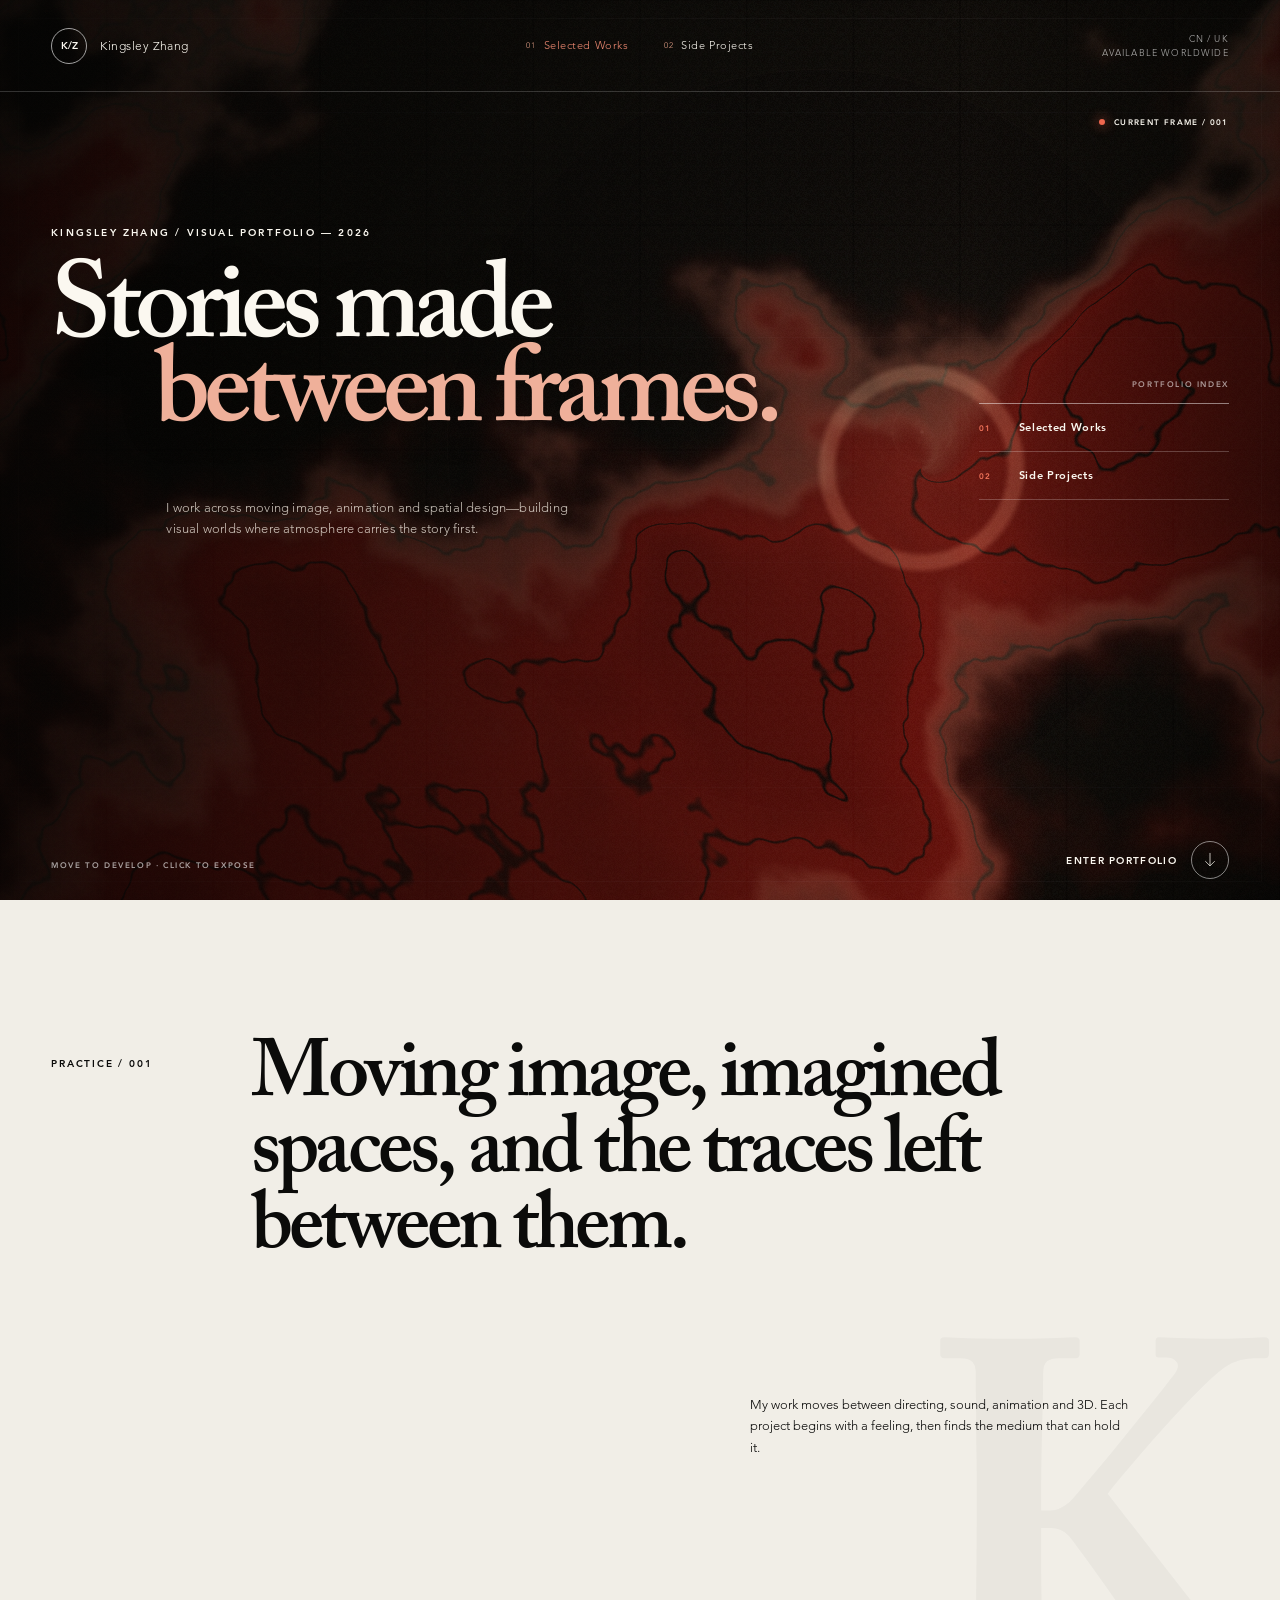
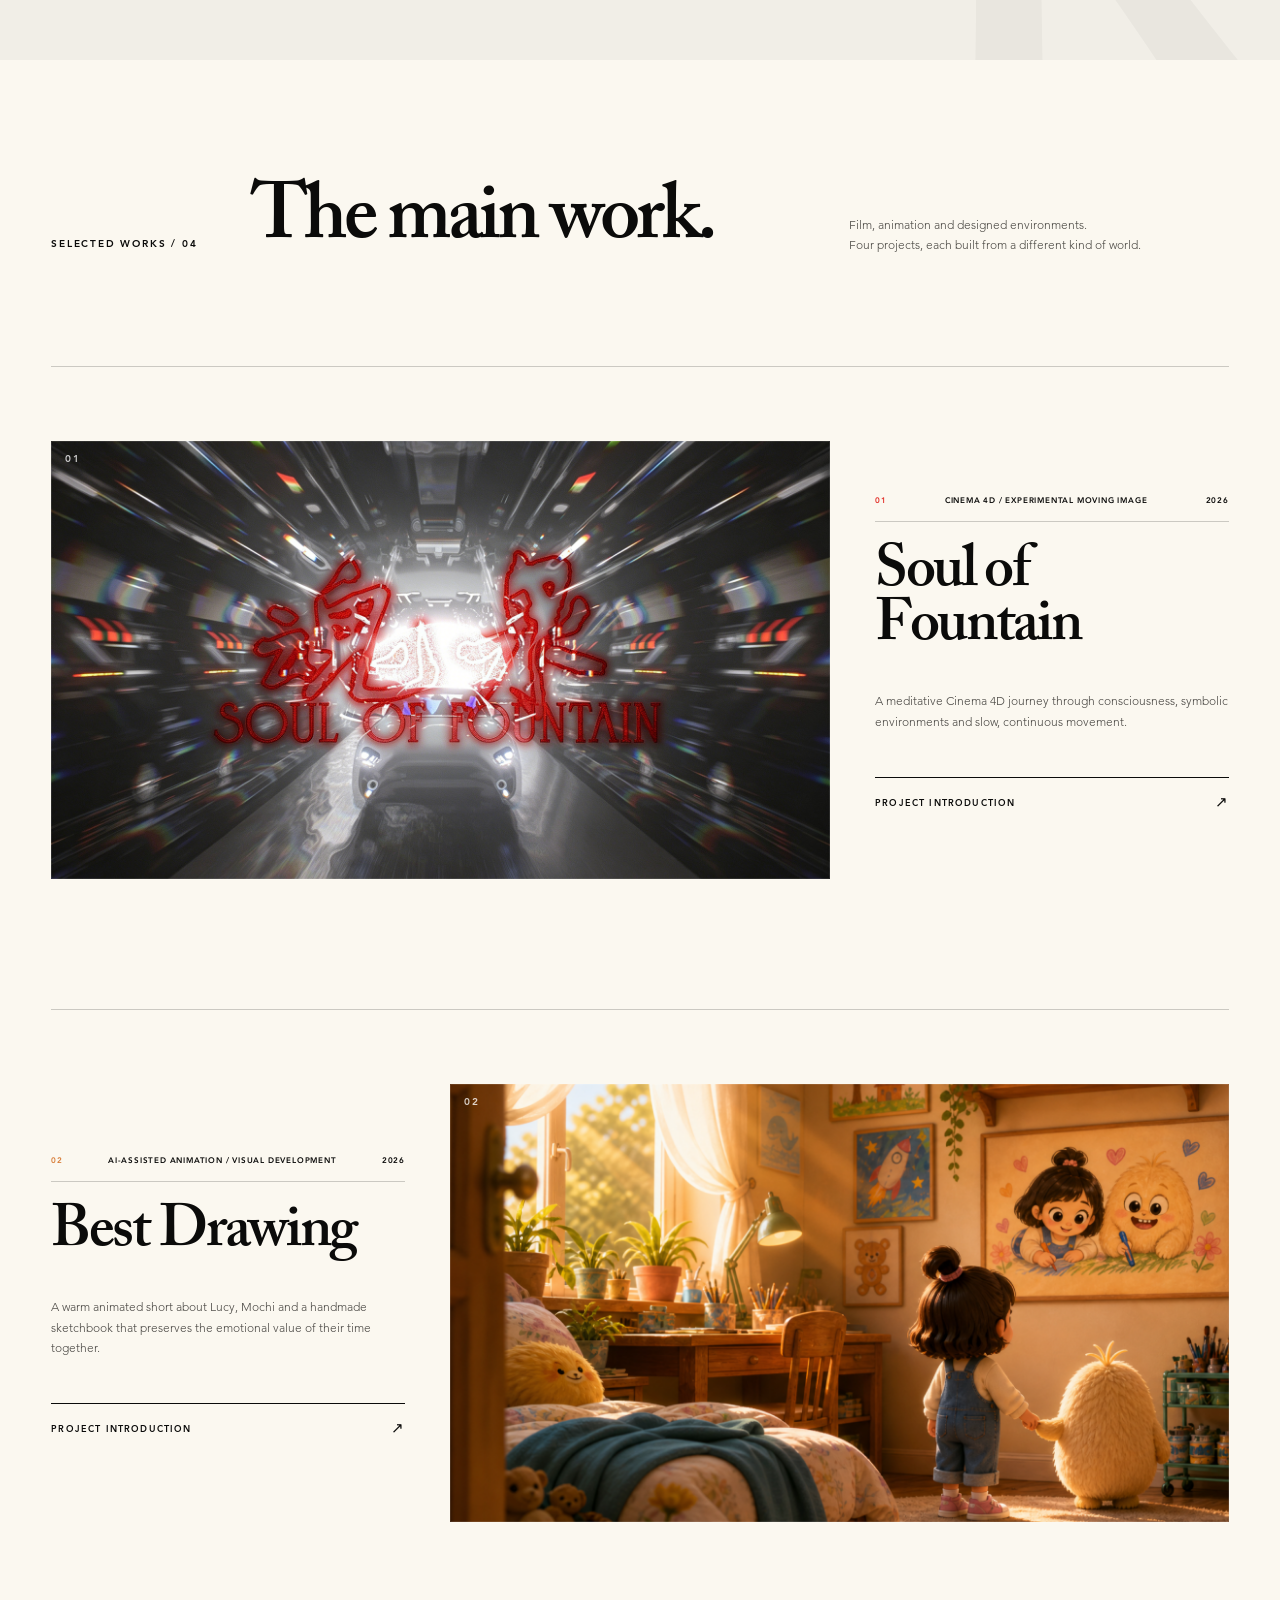
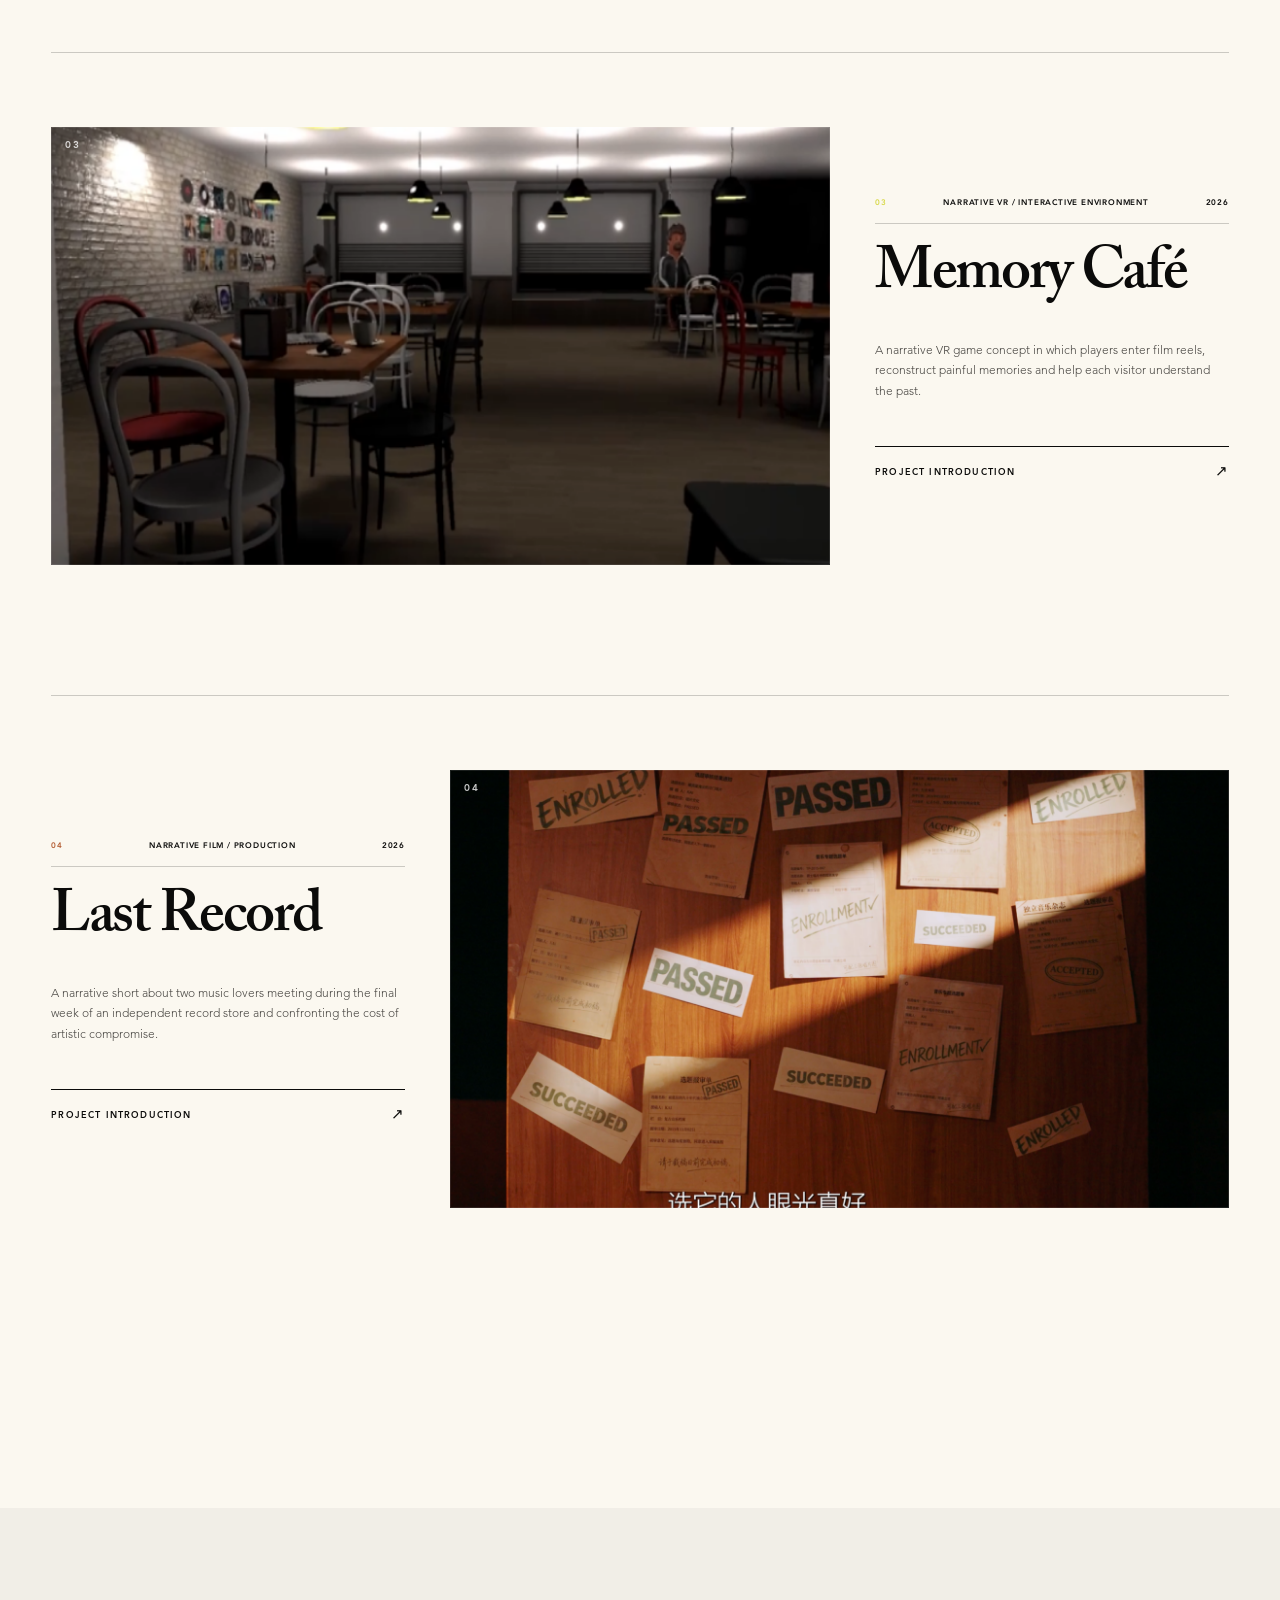
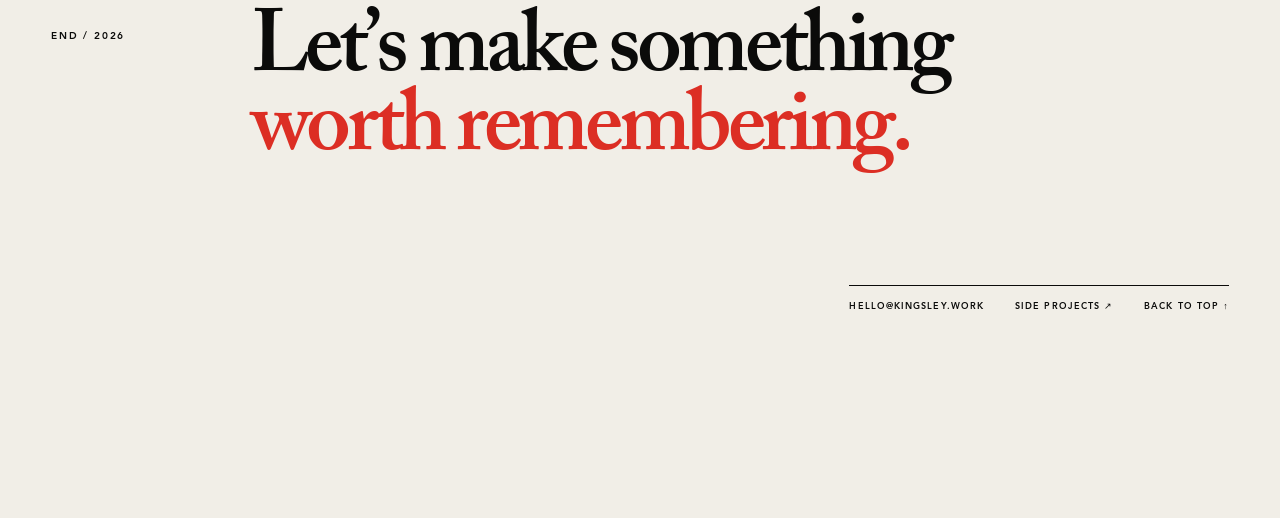
<file: index.html>
<!doctype html>
<html lang="en">
  <head>
    <meta charset="UTF-8" />
    <meta name="viewport" content="width=device-width, initial-scale=1.0" />
    <meta name="theme-color" content="#0b0b0a" />
    <meta name="description" content="Selected film, animation, 3D and visual work by Kingsley Zhang." />
    <title>Kingsley Zhang — Film, Animation &amp; Visual Worlds</title>
    <script type="module" crossorigin src="/assets/index-d90g6G0i.js"></script>
    <link rel="modulepreload" crossorigin href="/assets/react-core-WaWdzvzX.js">
    <link rel="stylesheet" crossorigin href="/assets/index-BGfFAtiD.css">
  </head>
  <body>
    <div id="root"></div>
  </body>
</html>
</file>
<file: assets/index-BGfFAtiD.css>
@font-face{font-family:Caslon;src:url(/fonts/caslon.woff2) format("woff2");font-display:swap;font-weight:400 700}@font-face{font-family:Avenir;src:url(/fonts/avenir-light.woff2) format("woff2");font-display:swap;font-weight:400}@font-face{font-family:Avenir;src:url(/fonts/avenir-heavy.woff2) format("woff2");font-display:swap;font-weight:700}:root{--ink:#0b0b0a;--paper:#f1eee7;--warm-white:#fbf8f0;--signal:#dc2e24;--line:rgba(11,11,10,.2);color:var(--ink);background:var(--paper);font-family:Avenir,Arial,sans-serif;font-synthesis:none}*{box-sizing:border-box}html{scroll-behavior:smooth;scroll-padding-top:86px}body{margin:0;min-width:320px;background:var(--paper);color:var(--ink);font:15px/1.5 Avenir,Arial,sans-serif}a{color:inherit;text-decoration:none}img{display:block;width:100%;max-width:100%}h1,h2,h3,p,figure{margin:0}button,input,textarea{font:inherit}a:focus-visible,button:focus-visible{outline:2px solid var(--signal);outline-offset:5px}::selection{background:var(--signal);color:var(--warm-white)}.sr-only{position:absolute;width:1px;height:1px;padding:0;margin:-1px;overflow:hidden;clip:rect(0,0,0,0);white-space:nowrap;border:0}.skip-link{position:fixed;top:10px;left:10px;z-index:100;background:var(--warm-white);color:var(--ink);padding:10px 14px;transform:translateY(-180%)}.skip-link:focus{transform:none}.page-grid{display:grid;grid-template-columns:repeat(12,minmax(0,1fr));column-gap:clamp(14px,1.55vw,28px);padding-left:4vw;padding-right:4vw}.section-label{font-size:10px;font-weight:700;line-height:1.2;letter-spacing:.18em;text-transform:uppercase}.site-header{position:absolute;inset:0 0 auto;z-index:10;height:92px;display:grid;grid-template-columns:1fr auto 1fr;align-items:center;padding:0 4vw;color:var(--warm-white);border-bottom:1px solid rgba(255,255,255,.18)}.wordmark{display:flex;align-items:center;gap:13px;width:max-content;font-size:12px;letter-spacing:.04em}.wordmark>span{display:grid;place-items:center;width:36px;height:36px;border:1px solid rgba(255,255,255,.62);border-radius:50%;font-size:10px;font-weight:700;letter-spacing:0}.wordmark strong{font-weight:400}.site-header nav{display:flex;align-items:center;gap:36px;font-size:11px;letter-spacing:.05em}.site-header nav a{display:flex;align-items:center;gap:8px;transition:color .2s}.site-header nav a>span{font-size:8px;color:#e5a188}.site-header nav a:hover{color:#f06d58}.site-header nav a[aria-current=page]{color:#f08a72}.header-location{justify-self:end;text-align:right;font-size:9px;line-height:1.5;letter-spacing:.13em;text-transform:uppercase;color:#ffffffab}.site-header--solid{position:relative;background:var(--ink)}.archive-hero{position:relative;height:100svh;min-height:720px;overflow:hidden;isolation:isolate;background:#0b0b0a;color:var(--warm-white);cursor:crosshair}.archive-hero[data-shader=fallback]{background:radial-gradient(circle at 72% 42%,#ed674d 0 2%,transparent 17%),radial-gradient(ellipse at 60% 46%,#4b100d 0 25%,#140806 55%,#050504)}.archive-hero-shader{position:absolute;inset:0;width:100%;height:100%;z-index:-4}.archive-hero:before{content:"";position:absolute;inset:0;z-index:-2;background:linear-gradient(90deg,#040403db,#07060561 55%,#0b04032e 76%,#040403a3);pointer-events:none}.archive-hero:after{content:"";position:absolute;inset:0;z-index:-1;opacity:.3;background-image:url("data:image/svg+xml,%3Csvg viewBox='0 0 180 180' xmlns='http://www.w3.org/2000/svg'%3E%3Cfilter id='n'%3E%3CfeTurbulence type='fractalNoise' baseFrequency='.85' numOctaves='3' stitchTiles='stitch'/%3E%3C/filter%3E%3Crect width='100%25' height='100%25' filter='url(%23n)' opacity='.22'/%3E%3C/svg%3E");mix-blend-mode:soft-light;pointer-events:none}.archive-hero-grid{position:absolute;inset:0;z-index:-3;background:linear-gradient(90deg,transparent calc(50% - .5px),rgba(255,255,255,.22) 50%,transparent calc(50% + .5px)),linear-gradient(transparent calc(50% - .5px),rgba(255,255,255,.16) 50%,transparent calc(50% + .5px));background-size:25% 100%,100% 25%;opacity:.26;pointer-events:none}.archive-hero-grid:before{content:"";position:absolute;inset:18px;border:1px solid rgba(255,255,255,.16)}.archive-hero-grid:after{content:"";position:absolute;left:64%;top:49%;width:min(58vw,820px);aspect-ratio:1;border:1px solid rgba(255,210,180,.1);border-radius:50%;transform:translate(-50%,-50%);box-shadow:0 0 0 9vw #ffbc9606,0 0 0 19vw #ffbc9605}.archive-hero-copy{position:absolute;left:4vw;top:25%;z-index:2;width:min(74vw,1120px);pointer-events:none}.archive-hero-kicker{margin-bottom:38px;font-size:10px;font-weight:700;letter-spacing:.22em}.archive-hero h1{display:flex;flex-direction:column;color:var(--warm-white);font:400 clamp(72px,8.4vw,148px)/.78 Caslon,Georgia,serif;letter-spacing:-.055em;text-shadow:0 8px 40px rgba(0,0,0,.22)}.archive-hero h1 span,.archive-hero h1 em{display:block;white-space:nowrap}.archive-hero h1 em{margin-left:8vw;color:#efb09a;font-weight:400}.archive-hero-description{width:min(430px,35vw);margin:52px 0 0 9vw;color:#fff8eec2;font-size:13px;line-height:1.6;letter-spacing:.015em}.archive-hero-index{position:absolute;z-index:3;right:4vw;top:42%;width:250px}.archive-hero-index>p{margin-bottom:13px;font-size:8px;font-weight:700;letter-spacing:.2em;text-align:right;color:#ffffff94}.archive-hero-index nav{border-top:1px solid rgba(255,255,255,.48)}.archive-hero-index a{display:flex;gap:20px;align-items:center;min-height:48px;border-bottom:1px solid rgba(255,255,255,.22);font-size:11px;font-weight:700;letter-spacing:.06em;transition:padding .22s,color .22s,background .22s}.archive-hero-index a span{width:20px;color:#f1745b;font-size:8px;letter-spacing:.16em}.archive-hero-index a:hover{padding-left:10px;background:#ffffff0d;color:#f0a48d}.archive-hero-interaction{position:absolute;z-index:2;left:4vw;bottom:29px;font-size:8px;font-weight:700;letter-spacing:.2em;color:#ffffff9e}.archive-hero-status{position:absolute;z-index:2;right:4vw;top:116px;display:flex;align-items:center;gap:9px;font-size:8px;font-weight:700;letter-spacing:.17em}.archive-hero-status>span{width:6px;height:6px;border-radius:50%;background:#ef674e;box-shadow:0 0 12px #ef674e;animation:signal-pulse 1.8s ease-in-out infinite}@keyframes signal-pulse{50%{opacity:.3;transform:scale(.7)}}.archive-hero-enter{position:absolute;z-index:4;right:4vw;bottom:21px;display:flex;align-items:center;gap:14px;font-size:10px;font-weight:700;letter-spacing:.13em;text-transform:uppercase}.archive-hero-enter svg{width:38px;height:38px;border:1px solid rgba(255,255,255,.5);border-radius:50%;padding:8px;transition:background .2s,transform .2s}.archive-hero-enter path{fill:none;stroke:currentColor;stroke-width:1.3}.archive-hero-enter:hover svg{background:var(--warm-white);color:var(--ink);transform:translateY(4px)}.archive-hero-cursor{position:absolute;z-index:1;left:var(--pointer-x,72%);top:var(--pointer-y,48%);width:92px;aspect-ratio:1;border:1px solid rgba(255,191,160,.52);border-radius:50%;opacity:.12;transform:translate(-50%,-50%) scale(.65);transition:opacity .25s,transform .25s;pointer-events:none;mix-blend-mode:screen}.archive-hero-cursor:before,.archive-hero-cursor:after{content:"";position:absolute;border:1px solid rgba(255,191,160,.2);border-radius:50%}.archive-hero-cursor:before{inset:-28px}.archive-hero-cursor:after{inset:28px}.archive-hero-cursor i{position:absolute;left:50%;top:50%;width:4px;height:4px;border-radius:50%;background:#ffd7c4;box-shadow:0 0 14px #ff7a5d;transform:translate(-50%,-50%)}.archive-hero[data-pointer=active] .archive-hero-cursor{opacity:.7;transform:translate(-50%,-50%) scale(1)}.portfolio-intro{position:relative;min-height:760px;padding-top:145px;padding-bottom:145px;background:var(--paper);overflow:hidden}.portfolio-intro>.section-label{grid-column:1/3;padding-top:13px}.portfolio-intro h2{grid-column:3/12;max-width:1040px;font:400 clamp(54px,6.3vw,110px)/.94 Caslon,Georgia,serif;letter-spacing:-.045em}.portfolio-intro-copy{grid-column:8/12;margin-top:65px;max-width:430px;font-size:13px;line-height:1.65}.portfolio-intro-mark{position:absolute;right:-.01em;bottom:-.34em;z-index:0;color:#0b0b0a09;font:400 520px/1 Caslon,Georgia,serif;pointer-events:none}.project-index{padding:130px 0 170px;background:var(--warm-white)}.section-heading{align-items:end;margin-bottom:105px}.section-heading>.section-label{grid-column:1/3;padding-bottom:11px}.section-heading h2{grid-column:3/8;font:400 clamp(58px,6.2vw,104px)/.9 Caslon,Georgia,serif;letter-spacing:-.045em}.section-heading>p:last-child{grid-column:9/13;padding-bottom:7px;font-size:12px;line-height:1.65;color:#4c4a45}.project-list{width:min(1440px,92vw);margin:0 auto}.project-card{display:grid;grid-template-columns:repeat(12,minmax(0,1fr));column-gap:clamp(14px,1.55vw,28px);align-items:center;padding:74px 0 130px;border-top:1px solid var(--line)}.project-media{position:relative;grid-column:1/9;display:block;aspect-ratio:16/9;overflow:hidden;background:#171614}.project-media:after{content:"";position:absolute;inset:0;border:1px solid rgba(255,255,255,.1);pointer-events:none}.project-media img{height:100%;object-fit:cover;transition:transform .9s cubic-bezier(.2,.72,.2,1),filter .6s}.project-media:hover img{transform:scale(1.025);filter:saturate(1.08)}.project-number{position:absolute;left:14px;top:10px;color:#ffffffc7;font-size:10px;font-weight:700;letter-spacing:.16em}.project-view{position:absolute;right:18px;bottom:17px;display:flex;align-items:center;gap:19px;padding:10px 10px 10px 17px;border-radius:40px;background:#f1eee7eb;color:var(--ink);font-size:9px;font-weight:700;letter-spacing:.12em;text-transform:uppercase;transform:translateY(8px);opacity:0;transition:opacity .25s,transform .25s}.project-view b{display:grid;place-items:center;width:25px;height:25px;border-radius:50%;background:var(--project-accent);color:#fff;font-size:12px}.project-media:hover .project-view{opacity:1;transform:none}.project-info{grid-column:9/13;padding-left:clamp(12px,2vw,34px)}.project-meta{display:flex;align-items:center;justify-content:space-between;gap:12px;padding-bottom:15px;border-bottom:1px solid var(--line);font-size:8px;font-weight:700;letter-spacing:.1em;text-transform:uppercase}.project-meta span:first-child{color:var(--project-accent)}.project-info h3{margin-top:28px;font:400 clamp(45px,4.6vw,78px)/.91 Caslon,Georgia,serif;letter-spacing:-.04em}.project-description{max-width:365px;margin-top:34px;font-size:12px;line-height:1.7;color:#4b4945}.text-link{display:flex;justify-content:space-between;align-items:center;width:100%;margin-top:45px;padding:13px 0;border-top:1px solid var(--ink);font-size:9px;font-weight:700;letter-spacing:.13em;text-transform:uppercase}.text-link span{font-size:15px;transition:transform .2s}.text-link:hover span{transform:translate(3px,-3px)}.project-card:nth-child(2n) .project-media{grid-column:5/13}.project-card:nth-child(2n) .project-info{grid-column:1/5;grid-row:1;padding-left:0;padding-right:clamp(12px,2vw,34px)}.project-card--2 .project-media img{object-position:center 52%}.project-card--3 .project-media img{object-position:center 47%}.project-card--4 .project-media img{object-position:center 48%}.side-projects{padding:145px 0 170px;background:var(--ink);color:var(--paper)}.side-projects-copy{align-items:start;margin-bottom:110px}.side-projects-copy>.section-label{grid-column:1/3;padding-top:15px;color:#ffffff8c}.side-projects-copy h2{grid-column:3/9;font:400 clamp(58px,6.7vw,114px)/.88 Caslon,Georgia,serif;letter-spacing:-.05em}.side-projects-copy h2 em{color:#df816a;font-weight:400}.side-projects-copy>p:not(.section-label){grid-column:9/13;margin-top:12px;font-size:12px;line-height:1.7;color:#ffffff9e}.outline-link{grid-column:9/13;display:flex;align-items:center;justify-content:space-between;margin-top:46px;padding:16px 0;border-top:1px solid rgba(255,255,255,.48);border-bottom:1px solid rgba(255,255,255,.48);font-size:9px;font-weight:700;letter-spacing:.15em;text-transform:uppercase}.outline-link span{font-size:16px}.side-project-gallery{display:grid;grid-template-columns:repeat(12,minmax(0,1fr));grid-auto-rows:82px;gap:clamp(10px,1.2vw,20px);width:min(1440px,92vw);margin:auto}.side-tile{position:relative;overflow:hidden;background:#242320}.side-tile:after{content:"";position:absolute;inset:0;background:linear-gradient(180deg,transparent 70%,rgba(0,0,0,.48));pointer-events:none}.side-tile img{height:100%;object-fit:cover;transition:transform .8s cubic-bezier(.2,.72,.2,1),filter .4s}.side-tile:hover img{transform:scale(1.035);filter:saturate(1.1)}.side-tile figcaption{position:absolute;left:12px;bottom:10px;z-index:1;color:#fff;font-size:8px;font-weight:700;letter-spacing:.13em;text-transform:uppercase}.side-tile--1{grid-column:1/5;grid-row:1/8}.side-tile--1 img{object-position:center top}.side-tile--2{grid-column:5/10;grid-row:1/4}.side-tile--3{grid-column:10/13;grid-row:1/7}.side-tile--3 img{object-position:center 35%}.side-tile--4{grid-column:5/8;grid-row:4/9}.side-tile--5{grid-column:8/11;grid-row:4/10}.side-tile--5 img{object-position:center top}.side-tile--6{grid-column:11/13;grid-row:7/10}.project-page{min-height:100vh;background:#090908;color:var(--paper)}.project-detail{width:min(1180px,calc(100% - 72px));margin:0 auto}.case-hero{padding:54px 0 128px;border-bottom:1px solid rgba(255,255,255,.18)}.case-breadcrumb{display:flex;align-items:center;gap:12px;padding:0 0 26px;font-size:8px;font-weight:700;letter-spacing:.14em;text-transform:uppercase;color:#f1eee78a}.case-breadcrumb a{color:var(--case-accent)}.case-breadcrumb a:hover{color:var(--warm-white)}.case-cover{position:relative;overflow:hidden;background:#141412}.case-cover:after{content:"";position:absolute;inset:0;border:1px solid rgba(255,255,255,.1);pointer-events:none}.case-cover>img{aspect-ratio:16/9;height:auto;object-fit:cover}.case-cover>figcaption{position:absolute;left:0;right:0;bottom:0;z-index:1;display:flex;align-items:center;justify-content:space-between;padding:36px 20px 14px;background:linear-gradient(transparent,#000000ad);font-size:8px;font-weight:700;letter-spacing:.14em;text-transform:uppercase}.case-title-block{display:grid;grid-template-columns:1.2fr 7fr 2.4fr;gap:24px;align-items:end;padding-top:40px}.case-title-block>p{padding-bottom:11px;font-size:9px;font-weight:700;letter-spacing:.14em;text-transform:uppercase;color:#f1eee78c}.case-title-block>p:first-child{color:var(--case-accent)}.case-title-block>p:last-child{text-align:right}.case-title-block h1{font:400 clamp(64px,8.2vw,124px)/.84 Caslon,Georgia,serif;letter-spacing:-.052em;color:var(--warm-white)}.case-overview{display:grid;grid-template-columns:repeat(12,minmax(0,1fr));gap:0 24px;padding:128px 0 145px;border-bottom:1px solid rgba(255,255,255,.18)}.case-label{grid-column:1/3;padding-top:12px;color:var(--case-accent);font-size:9px;font-weight:700;letter-spacing:.15em;text-transform:uppercase}.case-overview>h2{grid-column:3/11;font:400 clamp(54px,6.6vw,96px)/.91 Caslon,Georgia,serif;letter-spacing:-.045em;color:var(--warm-white)}.case-overview-copy{grid-column:7/13;margin-top:72px}.case-overview-copy>p{max-width:520px;font-size:13px;line-height:1.75;color:#f1eee7ad}.case-overview-copy dl{margin:55px 0 0;border-top:1px solid rgba(255,255,255,.34)}.case-overview-copy dl>div{display:grid;grid-template-columns:120px 1fr;gap:20px;padding:13px 0;border-bottom:1px solid rgba(255,255,255,.18);font-size:8px;line-height:1.5;letter-spacing:.12em;text-transform:uppercase}.case-overview-copy dt{color:#f1eee773}.case-overview-copy dd{margin:0;text-align:right}.case-section{padding:126px 0 142px;border-bottom:1px solid rgba(255,255,255,.18)}.case-section-heading{display:grid;grid-template-columns:2fr 6fr 4fr;gap:24px;align-items:start;margin-bottom:74px}.case-section-heading>p:first-child{padding-top:11px;color:var(--case-accent);font-size:9px;font-weight:700;letter-spacing:.15em;text-transform:uppercase}.case-section-heading h2{font:400 clamp(48px,5.7vw,82px)/.91 Caslon,Georgia,serif;letter-spacing:-.04em;color:var(--warm-white)}.case-section-heading>p:last-child{padding-top:12px;font-size:12px;line-height:1.72;color:#f1eee799}.case-section--video{padding-top:114px}.project-video-stage{position:relative;aspect-ratio:16/9;overflow:hidden;background:#121210;border:1px solid rgba(255,255,255,.14)}.project-video-stage iframe{display:block;width:100%;height:100%;border:0}.project-video-poster{position:absolute;inset:0;width:100%;padding:0;overflow:hidden;border:0;background:#121210;color:var(--warm-white);cursor:pointer;text-align:left}.project-video-poster>img{width:100%;height:100%;object-fit:cover;filter:saturate(.82) brightness(.68);transition:transform .9s cubic-bezier(.2,.72,.2,1),filter .4s}.project-video-poster:hover>img{transform:scale(1.025);filter:saturate(1) brightness(.75)}.project-video-shade{position:absolute;inset:0;background:linear-gradient(140deg,#0000002e,#0000000f 44%,#0000008c)}.project-video-play{position:absolute;left:50%;top:50%;width:82px;height:82px;transform:translate(-50%,-50%);transition:transform .3s}.project-video-poster:hover .project-video-play{transform:translate(-50%,-50%) scale(1.08)}.project-video-play svg{width:100%;height:100%}.project-video-play circle{fill:#09090859;stroke:var(--warm-white);stroke-width:1}.project-video-play path{fill:var(--case-accent)}.project-video-prompt{position:absolute;left:20px;bottom:16px;font-size:8px;font-weight:700;letter-spacing:.16em;text-transform:uppercase}.project-video-meta{display:flex;align-items:center;justify-content:space-between;padding-top:11px;font-size:8px;font-weight:700;letter-spacing:.13em;text-transform:uppercase;color:#f1eee780}.project-video-meta a{color:var(--case-accent)}.project-video-meta a:hover{color:var(--warm-white)}.project-video--portrait .project-video-stage,.project-video--portrait .project-video-meta{width:min(440px,48%);margin-left:auto;margin-right:auto}.project-video--portrait .project-video-stage{aspect-ratio:9/16}.project-video--portrait .project-video-poster>img{object-position:center}.case-section--concepts{padding-bottom:128px}.case-concept-list{border-top:1px solid rgba(255,255,255,.34)}.case-concept{display:grid;grid-template-columns:1fr 5fr 6fr;gap:24px;padding:35px 0 42px;border-bottom:1px solid rgba(255,255,255,.18)}.case-concept>p:first-child{padding-top:6px;color:var(--case-accent);font-size:9px;font-weight:700;letter-spacing:.15em}.case-concept div>span{display:block;margin-bottom:22px;color:#f1eee77a;font-size:8px;font-weight:700;letter-spacing:.15em;text-transform:uppercase}.case-concept h3{max-width:430px;font:400 clamp(30px,3.4vw,48px)/.98 Caslon,Georgia,serif;letter-spacing:-.03em;color:var(--warm-white)}.case-concept>p:last-child{max-width:520px;padding-top:4px;font-size:12px;line-height:1.78;color:#f1eee7a3}.case-media-grid{display:grid;grid-template-columns:repeat(12,minmax(0,1fr));gap:9px}.case-media-card{position:relative;overflow:hidden;background:#151513;border:1px solid rgba(255,255,255,.08)}.case-media-card--quarter{grid-column:span 3;aspect-ratio:9/13}.case-media-card--third{grid-column:span 4;aspect-ratio:16/10}.case-media-card--half{grid-column:span 6;aspect-ratio:16/10}.case-media-card--wide{grid-column:span 8;aspect-ratio:16/9}.case-media-card--full{grid-column:span 12;aspect-ratio:16/9}.case-media-card img{height:100%;object-fit:cover;transition:transform .75s cubic-bezier(.2,.72,.2,1),filter .4s}.case-media-card:hover img{transform:scale(1.025);filter:saturate(1.08)}.case-media-card figcaption{position:absolute;right:8px;bottom:6px;color:#fff;font-size:7px;font-weight:700;text-shadow:0 1px 5px rgba(0,0,0,.7)}.case-section--process{position:relative}.case-section--process:before{content:"";position:absolute;inset:42px -36px;background:linear-gradient(135deg,rgba(255,255,255,.025),transparent);border:1px solid rgba(255,255,255,.06);pointer-events:none}.case-media-grid--process .case-media-card img{object-fit:contain}.case-navigation{display:grid;grid-template-columns:1fr 1fr;gap:1px;padding:100px 0 120px}.case-navigation>a{display:flex;flex-direction:column;justify-content:space-between;min-height:220px;padding:27px 30px;border:1px solid rgba(255,255,255,.2);transition:background .25s,border-color .25s}.case-navigation>a:last-child{text-align:right}.case-navigation>a:hover{background:#151412;border-color:var(--case-accent)}.case-navigation span{font-size:8px;font-weight:700;letter-spacing:.15em;text-transform:uppercase;color:var(--case-accent)}.case-navigation strong{font:400 clamp(38px,4.2vw,66px)/.92 Caslon,Georgia,serif;letter-spacing:-.035em}.side-page{min-height:100vh;background:#090908;color:var(--paper);overflow:hidden}.side-page-sheet{position:relative;width:min(1180px,calc(100% - 72px));margin:0 auto;padding:0 clamp(20px,3vw,46px);overflow:hidden;background:transparent;color:var(--paper)}.side-page-sheet:before{content:"";position:absolute;z-index:0;top:-170px;left:11%;width:680px;height:680px;border-radius:50%;background:radial-gradient(circle,rgba(130,26,19,.3),rgba(67,13,10,.12) 42%,transparent 70%);filter:blur(12px);pointer-events:none}.side-page-sheet>*{position:relative;z-index:1}.side-page-hero{padding:76px 0 132px;border-bottom:1px solid rgba(255,255,255,.18)}.side-page-hero-top{display:flex;align-items:flex-start;justify-content:space-between;padding-bottom:46px;border-bottom:1px solid rgba(255,255,255,.44);font-size:9px;font-weight:700;line-height:1.55;letter-spacing:.14em;text-transform:uppercase}.side-page-hero-top>p:first-child{color:var(--signal)}.side-page-hero-top>p:last-child{text-align:right;color:#f1eee794}.side-page-hero h1{max-width:860px;margin-top:67px;color:var(--warm-white);font:400 clamp(66px,7.5vw,108px)/.88 Caslon,Georgia,serif;letter-spacing:-.052em}.side-page-intro{display:grid;grid-template-columns:1fr 1fr;gap:50px;margin-top:70px;margin-left:27%}.side-page-intro>p{font-size:13px;line-height:1.7;color:#f1eee7ad}.side-page-intro>a{align-self:end;display:flex;align-items:center;justify-content:space-between;padding:13px 0;border-top:1px solid rgba(255,255,255,.4);border-bottom:1px solid rgba(255,255,255,.4);font-size:9px;font-weight:700;letter-spacing:.13em;text-transform:uppercase;transition:color .2s,border-color .2s}.side-page-intro>a:hover{color:#ef846c;border-color:#ef846c}.side-page-intro>a span{font-size:15px}.archive-category{padding:120px 0 138px;border-bottom:1px solid rgba(255,255,255,.18)}.archive-category-heading{display:grid;grid-template-columns:1fr 2.2fr;gap:30px;align-items:start;margin-bottom:64px}.archive-category-heading>p{padding-top:10px;color:var(--signal);font-size:11px;font-weight:700;letter-spacing:.02em}.archive-category-heading>div{position:relative;padding:38px 42px;background:linear-gradient(125deg,#171614,#11110f);border:1px solid rgba(255,255,255,.14);box-shadow:inset 3px 0 #dc2e24bf}.archive-category-heading h2{color:var(--warm-white);font:400 clamp(45px,5vw,68px)/.95 Caslon,Georgia,serif;letter-spacing:-.035em}.archive-category-heading div>p{max-width:520px;margin-top:28px;font-size:12px;line-height:1.7;color:#f1eee799}.archive-category--personal{padding-bottom:0}.personal-archive-index{display:grid;grid-template-columns:repeat(4,minmax(0,1fr));margin-bottom:12px;border-top:1px solid rgba(255,255,255,.32);border-bottom:1px solid rgba(255,255,255,.32)}.personal-archive-index a{display:flex;flex-direction:column;justify-content:space-between;min-height:126px;padding:18px 17px;border-right:1px solid rgba(255,255,255,.16);font:400 24px/1 Caslon,Georgia,serif;transition:background .25s,color .25s}.personal-archive-index a:last-child{border-right:0}.personal-archive-index a:hover{background:#171614;color:#ef846c}.personal-archive-index span{font:700 8px/1 Avenir,Arial,sans-serif;letter-spacing:.15em;color:var(--signal)}.personal-media-section{padding:128px 0 145px;border-bottom:1px solid rgba(255,255,255,.18);scroll-margin-top:80px}.personal-media-heading{display:grid;grid-template-columns:2fr 6fr 4fr;gap:24px;align-items:start;margin-bottom:75px}.personal-media-heading>p:first-child{padding-top:10px;color:var(--signal);font-size:9px;font-weight:700;letter-spacing:.15em;text-transform:uppercase}.personal-media-heading h3{font:400 clamp(48px,5.7vw,78px)/.92 Caslon,Georgia,serif;letter-spacing:-.04em;color:var(--warm-white)}.personal-media-heading>p:last-child{padding-top:10px;font-size:12px;line-height:1.72;color:#f1eee799}.archive-audio-grid,.archive-video-grid{display:grid;grid-template-columns:repeat(12,minmax(0,1fr));gap:68px 10px;align-items:start}.archive-audio-card{grid-column:1/8;min-width:0;background:#11110f;border:1px solid rgba(255,255,255,.13)}.archive-audio-card:nth-child(2){grid-column:8/13;margin-top:126px}.archive-audio-card:nth-child(3){grid-column:3/10;margin-top:8px}.archive-audio-art{position:relative;aspect-ratio:1;overflow:visible;background:#191815}.archive-audio-art>img:first-child{height:100%;object-fit:cover}.archive-audio-index{position:absolute;left:12px;top:11px;z-index:2;display:grid;place-items:center;width:28px;height:28px;border-radius:50%;background:#080807ad;border:1px solid rgba(255,255,255,.58);font-size:7px;font-weight:700;letter-spacing:.1em;color:#fff}.archive-audio-type-art{position:relative;display:flex;flex-direction:column;justify-content:space-between;height:100%;padding:28px;background:radial-gradient(circle at 72% 26%,rgba(205,41,117,.38),transparent 28%),linear-gradient(135deg,#20101e,#0b0b0a 58%,#2a1909);border:1px solid rgba(255,212,108,.35);overflow:hidden}.archive-audio-type-art:after{content:"";position:absolute;inset:9%;border:1px solid rgba(255,212,108,.25);border-radius:50%;box-shadow:0 0 0 22px #ffffff06,0 0 0 44px #ffffff05}.archive-audio-type-art span,.archive-audio-type-art small{position:relative;z-index:1;font-size:8px;font-weight:700;letter-spacing:.16em;text-transform:uppercase;color:#eac87c}.archive-audio-type-art small{text-align:right;color:#f1eee78f}.archive-audio-type-art strong{position:relative;z-index:1;align-self:center;font:400 clamp(52px,6vw,88px)/.8 Caslon,Georgia,serif;letter-spacing:-.05em;color:var(--warm-white);transform:rotate(-7deg)}.archive-audio-copy{padding:25px 25px 28px}.archive-audio-copy>p:first-child,.archive-video-copy>p:first-child{font-size:8px;font-weight:700;letter-spacing:.14em;text-transform:uppercase;color:var(--signal)}.archive-audio-copy h4,.archive-video-copy h4{margin-top:18px;font:400 clamp(35px,3.8vw,52px)/.94 Caslon,Georgia,serif;letter-spacing:-.035em;color:var(--warm-white)}.archive-audio-copy>p:nth-of-type(2),.archive-video-copy>p:nth-of-type(2){max-width:510px;margin-top:22px;font-size:11px;line-height:1.72;color:#f1eee794}.archive-audio-controls{display:grid;grid-template-columns:50px 1fr;gap:15px;align-items:center;margin-top:29px;padding-top:19px;border-top:1px solid rgba(255,255,255,.2)}.archive-audio-controls button{display:grid;place-items:center;width:48px;height:48px;padding:0;border:1px solid rgba(255,255,255,.5);border-radius:50%;background:transparent;color:var(--warm-white);font-size:13px;cursor:pointer;transition:background .2s,color .2s,border-color .2s}.archive-audio-controls button:hover{background:var(--signal);border-color:var(--signal);color:#fff}.archive-audio-controls>div{min-width:0}.archive-audio-controls input{width:100%;height:2px;margin:0;accent-color:var(--signal);cursor:pointer}.archive-audio-controls>div>p{display:flex;justify-content:space-between;margin-top:8px;color:#f1eee770;font-size:7px;font-weight:700;letter-spacing:.1em}.archive-audio-element{display:none}.archive-video-card{grid-column:1/8;min-width:0}.archive-video-card:nth-child(2){grid-column:8/13;margin-top:126px}.archive-video-card:nth-child(3){grid-column:3/11;margin-top:4px}.archive-video-frame{position:relative;aspect-ratio:16/9;overflow:hidden;background:#151513;border:1px solid rgba(255,255,255,.12)}.archive-video-frame iframe{display:block;width:100%;height:100%;border:0}.archive-video-frame button{position:absolute;inset:0;width:100%;height:100%;padding:0;border:0;background:#151513;color:#fff;cursor:pointer;text-align:left}.archive-video-frame img{height:100%;object-fit:cover;filter:saturate(.84) brightness(.76);transition:transform .8s cubic-bezier(.2,.72,.2,1),filter .35s}.archive-video-frame button:hover img{transform:scale(1.035);filter:saturate(1) brightness(.82)}.archive-video-overlay{position:absolute;inset:0;background:linear-gradient(135deg,rgba(0,0,0,.08),transparent 52%,rgba(0,0,0,.5))}.archive-video-number{position:absolute;left:13px;top:12px;font-size:8px;font-weight:700;letter-spacing:.14em}.archive-video-play{position:absolute;left:50%;top:50%;display:grid;place-items:center;width:62px;height:62px;border:1px solid rgba(255,255,255,.8);border-radius:50%;background:#09090861;color:var(--signal);font-size:16px;transform:translate(-50%,-50%);transition:transform .25s,background .25s}.archive-video-frame button:hover .archive-video-play{background:#090908b8;transform:translate(-50%,-50%) scale(1.08)}.archive-video-copy{padding:19px 2px 0}.archive-video-copy h4{font-size:clamp(32px,3.5vw,48px)}.archive-video-copy a{display:inline-block;margin-top:23px;padding-bottom:5px;border-bottom:1px solid currentColor;color:#ef846c;font-size:8px;font-weight:700;letter-spacing:.14em;text-transform:uppercase}.archive-video-copy a:hover{color:var(--warm-white)}.design-archive-grid{display:grid;grid-template-columns:repeat(4,minmax(0,1fr));grid-auto-rows:clamp(130px,13.5vw,180px);grid-auto-flow:dense;gap:6px}.design-archive-card{position:relative;min-width:0;overflow:hidden;background:#171614}.design-archive-card--wide{grid-column:span 2}.design-archive-card--tall{grid-row:span 2}.archive-image-frame{overflow:hidden;background:#171614}.archive-image-frame img{height:100%;object-fit:cover;transition:transform .6s ease,filter .4s ease}.design-archive-card:not(.design-archive-card--contain):hover img{transform:scale(1.018);filter:saturate(1.06)}.design-archive-card--contain .archive-image-frame{display:grid;place-items:center;padding:10px 10px 28px}.design-archive-card--contain img{object-fit:contain}.design-archive-card figcaption{position:absolute;inset:auto 0 0;display:flex;align-items:end;justify-content:space-between;gap:10px;padding:28px 10px 9px;background:linear-gradient(transparent,#000c);color:var(--warm-white);font-size:8px;font-weight:700;letter-spacing:.1em;text-transform:uppercase;pointer-events:none}.design-archive-card figcaption span{color:#ef846c}.archive-gallery-trigger{position:relative;display:block;width:100%;height:100%;min-width:0;padding:0;border:0;background:transparent;color:var(--warm-white);cursor:zoom-in}.archive-gallery-trigger:focus-visible{outline-offset:-3px;outline-color:var(--warm-white)}.archive-gallery-expand{position:absolute;right:9px;top:9px;display:grid;place-items:center;width:26px;height:26px;border:1px solid rgba(255,255,255,.3);background:#090908a6;border-radius:50%;font-size:14px;opacity:0;transform:translateY(4px);transition:opacity .2s,transform .2s;pointer-events:none}.archive-gallery-trigger:hover .archive-gallery-expand,.archive-gallery-trigger:focus-visible .archive-gallery-expand{opacity:1;transform:none}.photography-archive-grid{display:grid;grid-template-columns:repeat(3,minmax(0,1fr));grid-auto-rows:128px;grid-auto-flow:dense;gap:6px}.photography-archive-card{position:relative;overflow:hidden;background:#171614}.photography-archive-card--wide{grid-column:span 2}.photography-archive-card--tall{grid-row:span 2}.photography-archive-card img{height:100%;object-fit:cover;transition:transform .6s ease,filter .4s ease}.photography-archive-card:hover img{transform:scale(1.035);filter:saturate(1.08)}.photography-archive-card figcaption{position:absolute;right:7px;bottom:5px;color:#fff;font-size:7px;font-weight:700;text-shadow:0 1px 5px rgba(0,0,0,.7);pointer-events:none}.viewer-open{overflow:hidden}.lightbox{position:fixed;inset:0;width:100%;height:100dvh;max-width:none;max-height:none;margin:0;padding:76px 76px 90px;border:0;background:#090908f7;color:var(--warm-white);overflow:hidden}.lightbox::backdrop{background:#000000d9}.lightbox[open]{display:grid;grid-template-rows:minmax(0,1fr)}.lightbox-title{position:absolute;left:32px;top:28px;font:700 10px/1.4 Avenir,Arial,sans-serif;letter-spacing:.16em;text-transform:uppercase;color:#ef846c}.lightbox-content{display:flex;align-items:center;justify-content:center;min-height:0;width:100%;height:100%;pointer-events:none}.lightbox-content>img{width:auto;height:auto;max-width:100%;max-height:100%;object-fit:contain;pointer-events:auto}.lightbox-content>iframe{width:min(100%,1280px);height:auto;max-height:100%;aspect-ratio:16/9;border:0;pointer-events:auto}.lightbox>button{position:absolute;display:grid;place-items:center;width:44px;height:44px;padding:0;border:1px solid rgba(255,255,255,.3);border-radius:50%;background:#171614;color:var(--warm-white);font:300 30px/1 Arial,sans-serif;cursor:pointer;transition:background .2s,border-color .2s}.lightbox>button:hover{background:var(--signal);border-color:var(--signal)}.lightbox-close{top:18px;right:24px}.lightbox-prev{left:16px;top:calc(50% - 22px)}.lightbox-next{right:16px;top:calc(50% - 22px)}.lightbox-caption{position:absolute;bottom:26px;left:76px;right:76px;display:flex;justify-content:space-between;align-items:center;gap:16px;font-size:10px;letter-spacing:.06em}.lightbox-count{display:inline-block;margin-left:18px;color:#b2ada2;font-variant-numeric:tabular-nums}.lightbox-caption>a{flex-shrink:0;color:#ef846c;border-bottom:1px solid currentColor;padding-bottom:4px}.side-page-footer{display:flex;align-items:center;justify-content:space-between;padding:46px 0 52px;color:#f1eee78c;font-size:8px;font-weight:700;letter-spacing:.14em;text-transform:uppercase}.side-page-footer a:hover{color:var(--signal)}.site-footer{min-height:610px;padding-top:110px;padding-bottom:55px;background:var(--paper);align-content:start}.site-footer>.section-label{grid-column:1/3;padding-top:12px}.footer-statement{grid-column:3/11;font:400 clamp(58px,6.9vw,118px)/.89 Caslon,Georgia,serif;letter-spacing:-.05em}.footer-statement em{color:var(--signal);font-weight:400}.footer-links{grid-column:9/13;display:flex;justify-content:space-between;align-self:end;margin-top:110px;padding-top:13px;border-top:1px solid var(--ink);font-size:9px;font-weight:700;letter-spacing:.12em;text-transform:uppercase}.footer-links a:hover{color:var(--signal)}[data-reveal]{opacity:0;transform:translateY(34px);transition:opacity .85s ease,transform .85s cubic-bezier(.2,.72,.2,1)}[data-reveal=visible]{opacity:1;transform:none}@media(max-width:1000px){.design-archive-grid{grid-template-columns:repeat(3,minmax(0,1fr));grid-auto-rows:150px}.site-header{grid-template-columns:1fr auto}.header-location{display:none}.archive-hero h1{font-size:clamp(70px,10.5vw,106px)}.archive-hero-index{top:auto;bottom:104px}.portfolio-intro h2{grid-column:3/13}.portfolio-intro-copy{grid-column:7/12}.project-info h3{font-size:clamp(42px,5.6vw,64px)}.project-description{font-size:11px}.side-project-gallery{grid-auto-rows:65px}}@media(max-width:700px){html{scroll-padding-top:72px}.page-grid{display:block;padding-left:20px;padding-right:20px}.site-header{height:74px;padding:0 18px;grid-template-columns:auto 1fr}.wordmark{gap:8px}.wordmark>span{width:30px;height:30px;font-size:8px}.wordmark strong{font-size:10px}.site-header nav{justify-self:end;gap:15px}.site-header nav a{font-size:8px;letter-spacing:.04em}.site-header nav a>span{display:none}.archive-hero{min-height:700px;height:100svh;cursor:auto}.archive-hero-grid:before{inset:10px}.archive-hero-grid:after{left:50%;width:120vw}.archive-hero:before{background:linear-gradient(180deg,#040403b3,#07060538 55%,#040403b3)}.archive-hero-copy{left:20px;right:20px;top:21%;width:auto}.archive-hero-kicker{margin-bottom:27px;font-size:8px}.archive-hero h1{font-size:clamp(54px,16vw,78px);line-height:.82}.archive-hero h1 span,.archive-hero h1 em{white-space:normal}.archive-hero h1 em{margin-left:8vw}.archive-hero-description{width:min(80vw,350px);margin:37px 0 0 8vw;font-size:11px}.archive-hero-index{left:20px;right:20px;bottom:86px;width:auto}.archive-hero-index>p{text-align:left;font-size:7px}.archive-hero-index nav{display:grid;grid-template-columns:1fr 1fr;gap:15px}.archive-hero-index a{min-height:40px;font-size:9px}.archive-hero-status{top:91px;right:18px;font-size:7px}.archive-hero-interaction,.archive-hero-cursor{display:none}.archive-hero-enter{left:20px;right:auto;bottom:18px;font-size:8px}.archive-hero-enter svg{width:31px;height:31px}.portfolio-intro{min-height:660px;padding-top:93px;padding-bottom:100px}.portfolio-intro>.section-label{margin-bottom:45px}.portfolio-intro h2{font-size:clamp(47px,13vw,66px);line-height:.94}.portfolio-intro-copy{width:78%;margin:48px 0 0 auto;font-size:12px}.portfolio-intro-mark{right:-.08em;bottom:-.22em;font-size:330px}.project-index{padding:86px 0 110px}.section-heading{margin-bottom:70px}.section-heading>.section-label{margin-bottom:38px}.section-heading h2{font-size:58px}.section-heading>p:last-child{width:76%;margin:33px 0 0 auto;font-size:11px}.project-list{width:auto;margin:0;padding:0 18px}.project-card,.project-card:nth-child(2n){display:flex;flex-direction:column;align-items:stretch;padding:42px 0 88px}.project-card .project-media,.project-card:nth-child(2n) .project-media{width:100%;aspect-ratio:16/9;order:1}.project-card .project-info,.project-card:nth-child(2n) .project-info{width:100%;padding:0;order:2}.project-view{display:none}.project-info{margin-top:22px}.project-info h3{margin-top:20px;font-size:clamp(46px,14vw,68px)}.project-description{width:82%;margin:24px 0 0 auto;font-size:11px}.text-link{margin-top:34px}.side-projects{padding:94px 0 110px}.side-projects-copy{margin-bottom:72px}.side-projects-copy>.section-label{margin-bottom:44px}.side-projects-copy h2{font-size:clamp(52px,14.5vw,70px);line-height:.9}.side-projects-copy>p:not(.section-label){width:80%;margin:42px 0 0 auto;font-size:11px}.outline-link{width:80%;margin:34px 0 0 auto}.side-project-gallery{grid-template-columns:repeat(2,minmax(0,1fr));grid-auto-rows:110px;width:auto;margin:0 18px;gap:8px}.side-tile--1{grid-column:1;grid-row:1/5}.side-tile--2{grid-column:2;grid-row:1/3}.side-tile--3{grid-column:2;grid-row:3/6}.side-tile--4{grid-column:1;grid-row:5/8}.side-tile--5{grid-column:2;grid-row:6/10}.side-tile--6{grid-column:1;grid-row:8/10}.project-detail{width:calc(100% - 36px)}.case-hero{padding:33px 0 86px}.case-breadcrumb{padding-bottom:18px;font-size:6px}.case-cover>figcaption{padding:30px 9px 8px;font-size:6px}.case-title-block{display:block;padding-top:25px}.case-title-block>p{font-size:7px}.case-title-block>p:last-child{text-align:left}.case-title-block h1{margin:14px 0 20px;font-size:clamp(55px,16vw,76px)}.case-overview{display:block;padding:88px 0 98px}.case-label{margin-bottom:43px;font-size:7px}.case-overview>h2{font-size:clamp(47px,13.5vw,64px)}.case-overview-copy{margin:48px 0 0 24%}.case-overview-copy>p{font-size:11px}.case-overview-copy dl{margin-top:39px}.case-overview-copy dl>div{grid-template-columns:66px 1fr;gap:12px;font-size:6px}.case-section{padding:88px 0 98px}.case-section-heading{display:block;margin-bottom:50px}.case-section-heading>p:first-child{margin-bottom:36px;font-size:7px}.case-section-heading h2{font-size:clamp(44px,12.5vw,60px)}.case-section-heading>p:last-child{width:76%;margin:33px 0 0 auto;padding:0;font-size:10px}.case-section--video{padding-top:82px}.project-video-play{width:64px;height:64px}.project-video-prompt{left:12px;bottom:10px;font-size:7px}.project-video-meta{font-size:6px}.project-video--portrait .project-video-stage,.project-video--portrait .project-video-meta{width:76%}.case-section--concepts{padding-bottom:90px}.case-concept{display:block;padding:29px 0 38px}.case-concept>p:first-child{margin-bottom:30px;font-size:7px}.case-concept div{margin-left:24%}.case-concept div>span{margin-bottom:15px;font-size:7px}.case-concept h3{font-size:36px}.case-concept>p:last-child{width:76%;margin:30px 0 0 auto;font-size:10px}.case-media-grid{gap:5px}.case-media-card--quarter,.case-media-card--third{grid-column:span 6}.case-media-card--half,.case-media-card--wide,.case-media-card--full{grid-column:span 12}.case-section--process:before{inset:32px -9px}.case-navigation{grid-template-columns:1fr;padding:72px 0 86px}.case-navigation>a{min-height:150px;padding:20px}.case-navigation>a:last-child{text-align:left}.case-navigation strong{font-size:42px}.side-page-sheet{width:calc(100% - 36px);margin-top:0;padding:0}.side-page-sheet:before{top:-80px;left:-45%;width:520px;height:520px;opacity:.8}.side-page-hero{padding:45px 0 90px}.side-page-hero-top{padding-bottom:28px;font-size:7px}.side-page-hero h1{margin-top:45px;font-size:clamp(54px,16vw,72px);line-height:.9}.side-page-intro{display:block;margin:48px 0 0 26%}.side-page-intro>p{font-size:11px}.side-page-intro>a{margin-top:32px;font-size:7px}.archive-category{padding:82px 0 90px}.archive-category-heading{display:block;margin-bottom:45px}.archive-category-heading>p{padding:0;margin-bottom:13px;font-size:10px}.archive-category-heading>div{padding:28px 23px}.archive-category-heading h2{font-size:43px}.archive-category-heading div>p{margin-top:21px;font-size:10px}.archive-category--personal{padding-bottom:0}.personal-archive-index{grid-template-columns:repeat(2,minmax(0,1fr));margin-bottom:0}.personal-archive-index a{min-height:94px;padding:14px;font-size:21px;border-bottom:1px solid rgba(255,255,255,.16)}.personal-archive-index a:nth-child(2){border-right:0}.personal-media-section{padding:84px 0 96px}.personal-media-heading{display:block;margin-bottom:47px}.personal-media-heading>p:first-child{margin-bottom:32px;font-size:7px}.personal-media-heading h3{font-size:clamp(43px,12.6vw,57px)}.personal-media-heading>p:last-child{width:76%;margin:30px 0 0 auto;padding:0;font-size:10px}.archive-audio-grid,.archive-video-grid{display:block}.archive-audio-card,.archive-audio-card:nth-child(2),.archive-audio-card:nth-child(3){margin:0 0 58px}.archive-audio-card:last-child{margin-bottom:0}.archive-audio-copy{padding:20px}.archive-audio-copy h4,.archive-video-copy h4{font-size:39px}.archive-audio-copy>p:nth-of-type(2),.archive-video-copy>p:nth-of-type(2){font-size:10px}.archive-audio-type-art{padding:22px}.archive-audio-type-art strong{font-size:62px}.archive-video-card,.archive-video-card:nth-child(2),.archive-video-card:nth-child(3){margin:0 0 70px}.archive-video-card:last-child{margin-bottom:0}.archive-video-play{width:54px;height:54px}.archive-video-copy{padding-top:15px}.design-archive-grid{grid-template-columns:repeat(2,minmax(0,1fr));grid-auto-rows:clamp(105px,28vw,170px);gap:4px}.design-archive-card--contain .archive-image-frame{padding:6px 6px 24px}.design-archive-card figcaption{padding:22px 7px 7px;font-size:7px}.photography-archive-grid{grid-auto-rows:72px;gap:4px}.archive-gallery-expand{width:22px;height:22px;right:6px;top:6px;font-size:12px;opacity:1;transform:none}.lightbox{padding:74px 16px 138px}.lightbox-title{left:18px;top:31px}.lightbox-close{right:16px}.lightbox-prev,.lightbox-next{top:auto;bottom:76px}.lightbox-prev{left:calc(50% - 54px)}.lightbox-next{right:calc(50% - 54px)}.lightbox-caption{left:18px;right:18px;bottom:24px;font-size:9px}.lightbox-count{margin-left:8px}.side-page-footer{padding:30px 0 34px;font-size:6px}.site-footer{min-height:530px;padding-top:83px;padding-bottom:35px}.site-footer>.section-label{margin-bottom:43px}.footer-statement{font-size:clamp(48px,13.5vw,68px)}.footer-links{margin-top:85px;font-size:8px}}@media(max-width:390px){.wordmark strong{display:none}.site-header nav{gap:12px}.archive-hero h1{font-size:52px}.project-meta{gap:7px;font-size:7px}}@media(pointer:coarse){.archive-hero-cursor,.archive-hero-interaction{display:none}}@media(prefers-reduced-motion:reduce){html{scroll-behavior:auto}*,*:before,*:after{animation:none!important;transition:none!important}[data-reveal]{opacity:1;transform:none}}
</file>
